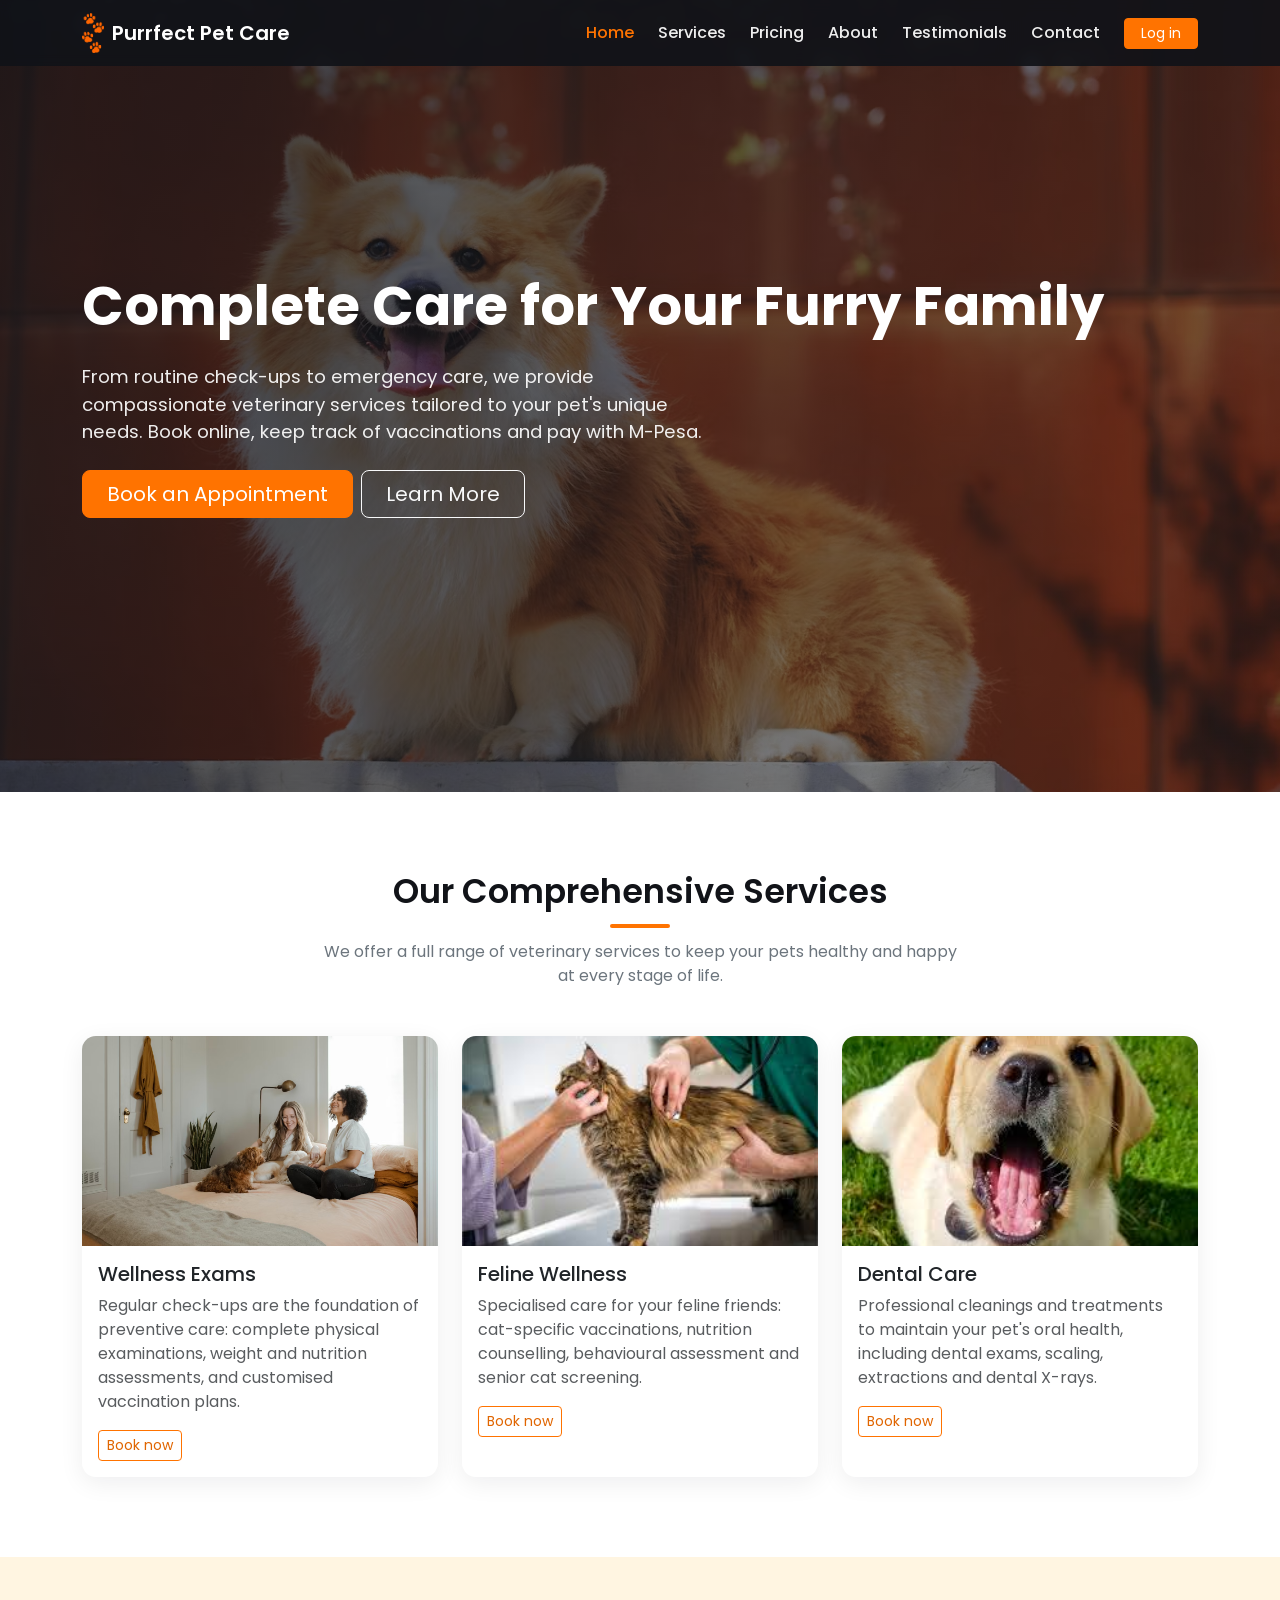
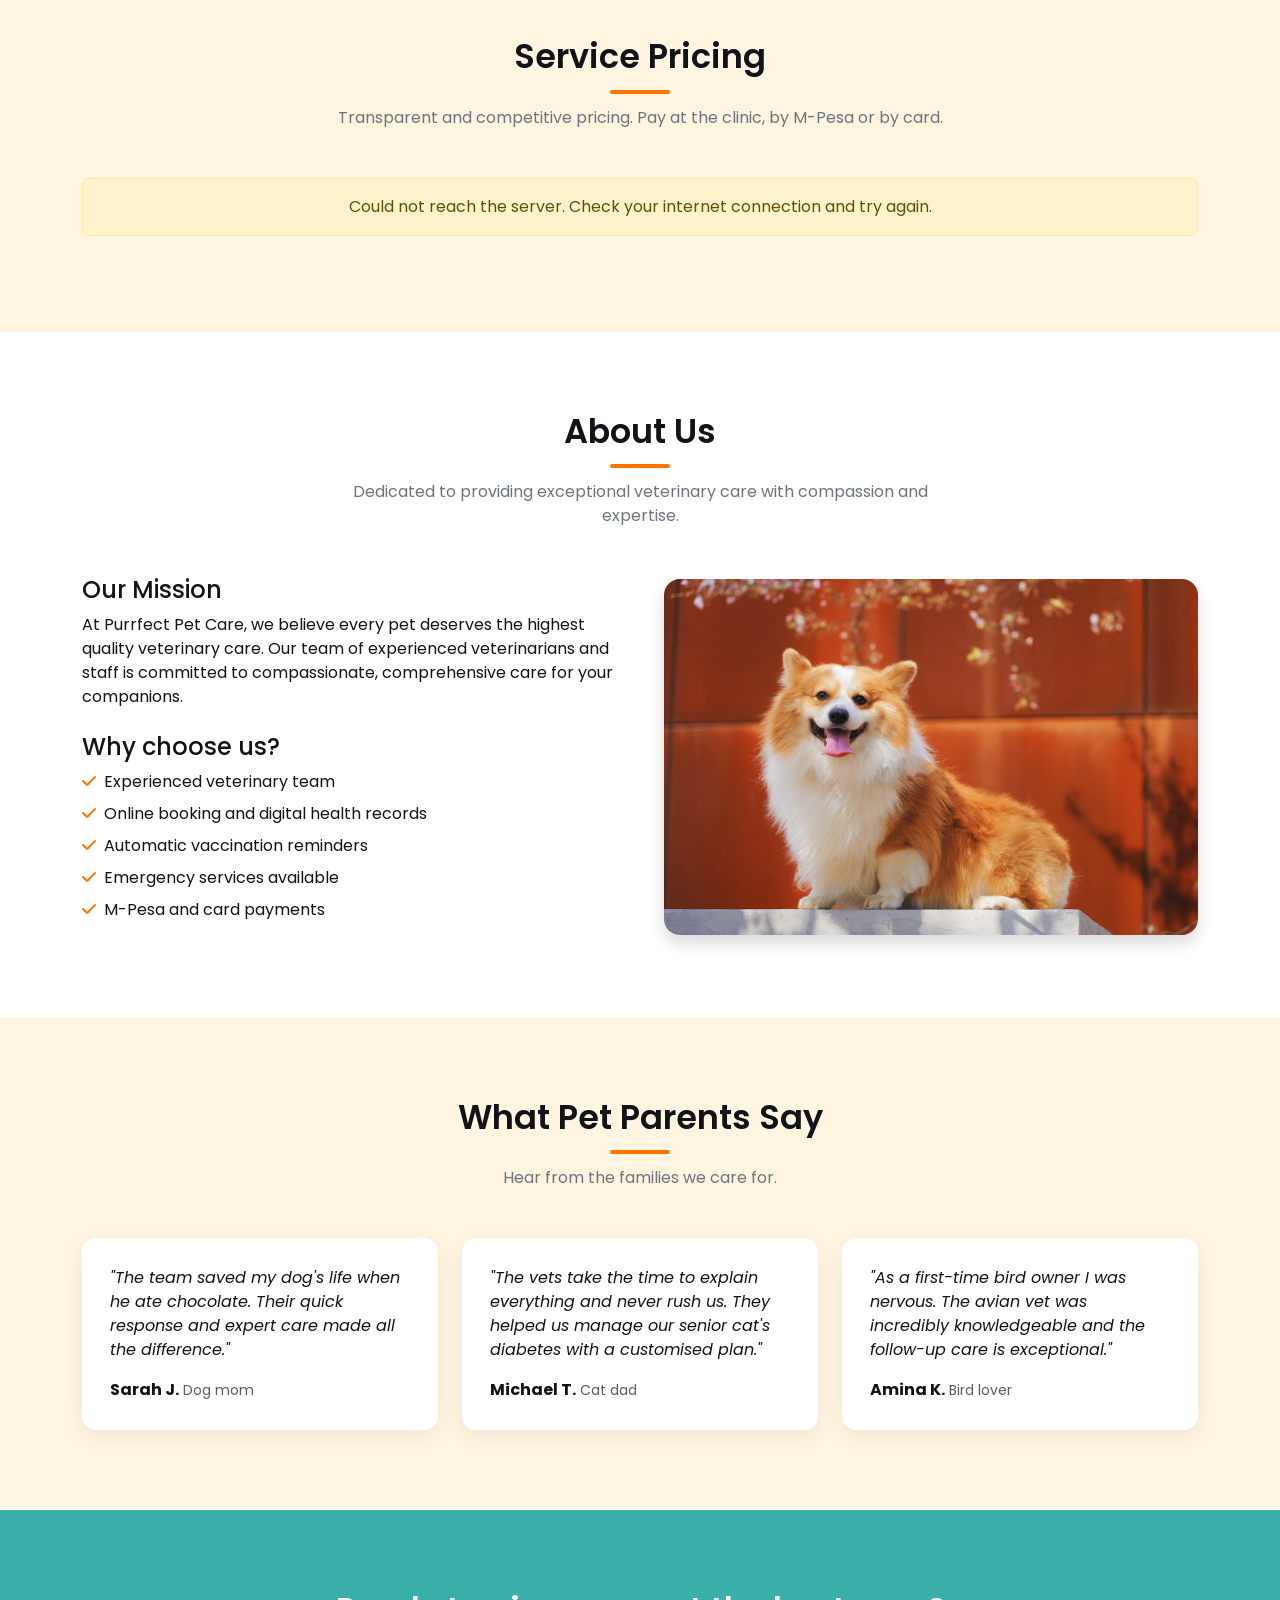
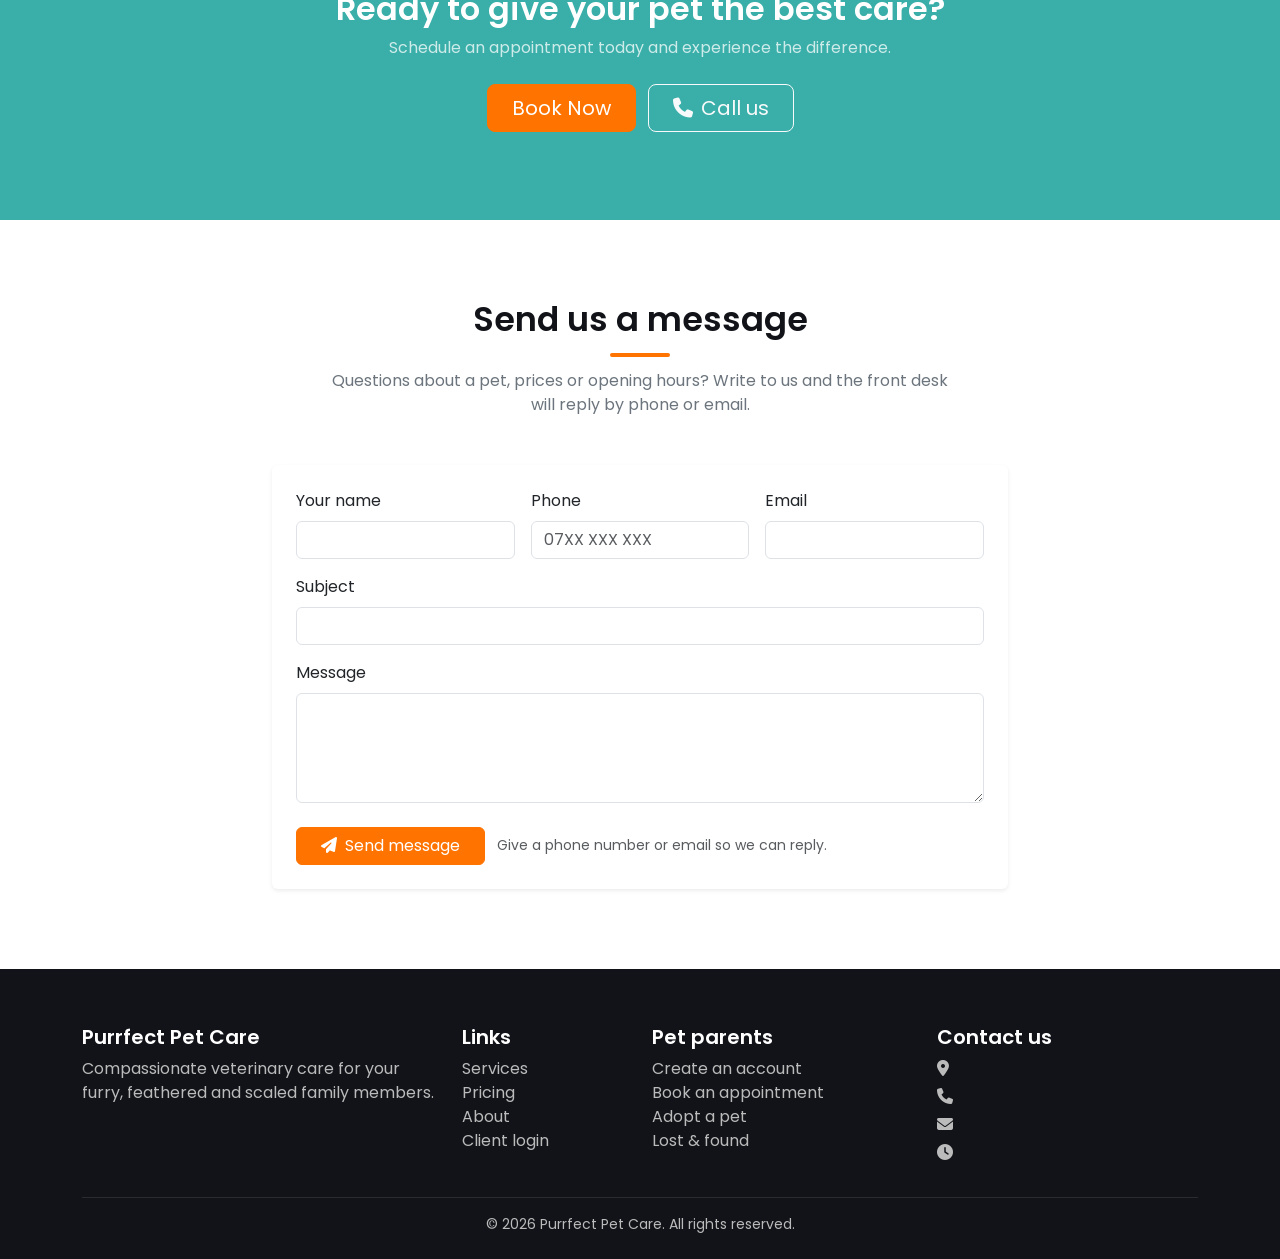
<file: index.html>
<!DOCTYPE html>
<html lang="en">
<head>
  <meta charset="UTF-8">
  <meta name="viewport" content="width=device-width, initial-scale=1.0">
  <title>Purrfect Pet Care | Veterinary Clinic in Nairobi</title>
  <meta name="description" content="Compassionate veterinary care in Nairobi: wellness exams, vaccinations, dental care and emergency services. Book online and manage your pet's health records.">
  <link rel="icon" type="image/png" href="assets/img/paw-favicon.png?v=1">
  <link rel="preconnect" href="https://fonts.googleapis.com">
  <link href="https://fonts.googleapis.com/css2?family=Poppins:wght@400;500;600;700&display=swap" rel="stylesheet">
  <link href="https://cdn.jsdelivr.net/npm/bootstrap@5.3.3/dist/css/bootstrap.min.css" rel="stylesheet">
  <link href="https://cdnjs.cloudflare.com/ajax/libs/font-awesome/6.5.2/css/all.min.css" rel="stylesheet">
  <link href="assets/css/app.css?v=6" rel="stylesheet">
</head>
<body data-bs-spy="scroll" data-bs-target="#siteNav" data-bs-offset="80">

  <nav class="navbar navbar-expand-lg navbar-dark site-nav fixed-top" id="siteNav">
    <div class="container">
      <a class="navbar-brand d-flex align-items-center gap-2" href="#home">
        <img src="assets/img/paws1.png" alt=""><span class="fw-semibold" data-clinic="name">Purrfect Pet Care</span>
      </a>
      <button class="navbar-toggler" type="button" data-bs-toggle="collapse" data-bs-target="#navLinks" aria-label="Toggle menu">
        <span class="navbar-toggler-icon"></span>
      </button>
      <div class="collapse navbar-collapse" id="navLinks">
        <ul class="navbar-nav ms-auto align-items-lg-center gap-lg-2">
          <li class="nav-item"><a class="nav-link" href="#home">Home</a></li>
          <li class="nav-item"><a class="nav-link" href="#services">Services</a></li>
          <li class="nav-item"><a class="nav-link" href="#pricing">Pricing</a></li>
          <li class="nav-item"><a class="nav-link" href="#about">About</a></li>
          <li class="nav-item"><a class="nav-link" href="#testimonials">Testimonials</a></li>
          <li class="nav-item"><a class="nav-link" href="#message">Contact</a></li>
          <li class="nav-item ms-lg-2" id="navAuth">
            <button class="btn btn-brand btn-sm px-3" data-auth="login">Log in</button>
          </li>
        </ul>
      </div>
    </div>
  </nav>

  <header class="hero" id="home">
    <div class="container">
      <h1>Complete Care for Your Furry Family</h1>
      <p class="my-4">From routine check-ups to emergency care, we provide compassionate veterinary services tailored to your pet's unique needs. Book online, keep track of vaccinations and pay with M-Pesa.</p>
      <div class="d-flex flex-wrap gap-2">
        <button class="btn btn-brand btn-lg px-4" data-book>Book an Appointment</button>
        <a href="#services" class="btn btn-outline-light btn-lg px-4">Learn More</a>
      </div>
    </div>
  </header>

  <section class="section" id="services">
    <div class="container">
      <div class="section-title">
        <h2>Our Comprehensive Services</h2>
        <p>We offer a full range of veterinary services to keep your pets healthy and happy at every stage of life.</p>
      </div>
      <div class="row g-4">
        <div class="col-md-4">
          <div class="card feature-card">
            <img src="assets/img/catwellness.avif" alt="Vet examining a pet" loading="lazy">
            <div class="card-body">
              <h3 class="h5">Wellness Exams</h3>
              <p class="text-muted">Regular check-ups are the foundation of preventive care: complete physical examinations, weight and nutrition assessments, and customised vaccination plans.</p>
              <button class="btn btn-outline-brand btn-sm" data-book="Wellness Exam">Book now</button>
            </div>
          </div>
        </div>
        <div class="col-md-4">
          <div class="card feature-card">
            <img src="assets/img/catwellness.jpeg" alt="Cat wellness check" loading="lazy">
            <div class="card-body">
              <h3 class="h5">Feline Wellness</h3>
              <p class="text-muted">Specialised care for your feline friends: cat-specific vaccinations, nutrition counselling, behavioural assessment and senior cat screening.</p>
              <button class="btn btn-outline-brand btn-sm" data-book="Feline Wellness">Book now</button>
            </div>
          </div>
        </div>
        <div class="col-md-4">
          <div class="card feature-card">
            <img src="assets/img/dental.jpeg" alt="Pet dental care" loading="lazy">
            <div class="card-body">
              <h3 class="h5">Dental Care</h3>
              <p class="text-muted">Professional cleanings and treatments to maintain your pet's oral health, including dental exams, scaling, extractions and dental X-rays.</p>
              <button class="btn btn-outline-brand btn-sm" data-book="Dental Care">Book now</button>
            </div>
          </div>
        </div>
      </div>
    </div>
  </section>

  <section class="section bg-cream" id="pricing">
    <div class="container">
      <div class="section-title">
        <h2>Service Pricing</h2>
        <p>Transparent and competitive pricing. Pay at the clinic, by M-Pesa or by card.</p>
      </div>
      <div class="row g-4 justify-content-center" id="priceList">
        <div class="col-12 text-center text-muted py-4"><span class="spinner-border spinner-border-sm"></span> Loading prices…</div>
      </div>
    </div>
  </section>

  <section class="section" id="about">
    <div class="container">
      <div class="section-title">
        <h2>About Us</h2>
        <p>Dedicated to providing exceptional veterinary care with compassion and expertise.</p>
      </div>
      <div class="row g-5 align-items-center">
        <div class="col-md-6">
          <h3 class="h4">Our Mission</h3>
          <p>At <span data-clinic="name">Purrfect Pet Care</span>, we believe every pet deserves the highest quality veterinary care. Our team of experienced veterinarians and staff is committed to compassionate, comprehensive care for your companions.</p>
          <h3 class="h4 mt-4">Why choose us?</h3>
          <ul class="list-unstyled">
            <li class="mb-2"><i class="fa-solid fa-check text-brand me-2"></i>Experienced veterinary team</li>
            <li class="mb-2"><i class="fa-solid fa-check text-brand me-2"></i>Online booking and digital health records</li>
            <li class="mb-2"><i class="fa-solid fa-check text-brand me-2"></i>Automatic vaccination reminders</li>
            <li class="mb-2"><i class="fa-solid fa-check text-brand me-2"></i>Emergency services available</li>
            <li class="mb-2"><i class="fa-solid fa-check text-brand me-2"></i>M-Pesa and card payments</li>
          </ul>
        </div>
        <div class="col-md-6">
          <img src="assets/img/dental.avif" alt="Our veterinary team at work" class="img-fluid rounded-4 shadow">
        </div>
      </div>
    </div>
  </section>

  <section class="section testimonials" id="testimonials">
    <div class="container">
      <div class="section-title">
        <h2>What Pet Parents Say</h2>
        <p>Hear from the families we care for.</p>
      </div>
      <div class="row g-4">
        <div class="col-md-4"><div class="testimonial"><p>"The team saved my dog's life when he ate chocolate. Their quick response and expert care made all the difference."</p><strong>Sarah J.</strong> <small class="text-muted">Dog mom</small></div></div>
        <div class="col-md-4"><div class="testimonial"><p>"The vets take the time to explain everything and never rush us. They helped us manage our senior cat's diabetes with a customised plan."</p><strong>Michael T.</strong> <small class="text-muted">Cat dad</small></div></div>
        <div class="col-md-4"><div class="testimonial"><p>"As a first-time bird owner I was nervous. The avian vet was incredibly knowledgeable and the follow-up care is exceptional."</p><strong>Amina K.</strong> <small class="text-muted">Bird lover</small></div></div>
      </div>
    </div>
  </section>

  <section class="section cta text-center">
    <div class="container">
      <h2>Ready to give your pet the best care?</h2>
      <p class="mb-4 opacity-75">Schedule an appointment today and experience the difference.</p>
      <button class="btn btn-brand btn-lg px-4 me-2 mb-2" data-book>Book Now</button>
      <a class="btn btn-outline-light btn-lg px-4 mb-2" data-clinic-tel href="#"><i class="fa-solid fa-phone me-2"></i>Call us</a>
    </div>
  </section>

  <section class="section" id="message">
    <div class="container">
      <div class="section-title">
        <h2>Send us a message</h2>
        <p>Questions about a pet, prices or opening hours? Write to us and the front desk will reply by phone or email.</p>
      </div>
      <div class="row justify-content-center">
        <div class="col-lg-8">
          <form id="contactForm" class="card p-4 shadow-sm border-0" novalidate>
            <div class="row g-3">
              <div class="col-md-4"><label class="form-label" for="cfName">Your name</label><input class="form-control" id="cfName" name="name" maxlength="120" required autocomplete="name"></div>
              <div class="col-md-4"><label class="form-label" for="cfPhone">Phone</label><input class="form-control" id="cfPhone" name="phone" type="tel" autocomplete="tel" placeholder="07XX XXX XXX"></div>
              <div class="col-md-4"><label class="form-label" for="cfEmail">Email</label><input class="form-control" id="cfEmail" name="email" type="email" autocomplete="email"></div>
              <div class="col-12"><label class="form-label" for="cfSubject">Subject</label><input class="form-control" id="cfSubject" name="subject" maxlength="150" required></div>
              <div class="col-12"><label class="form-label" for="cfMessage">Message</label><textarea class="form-control" id="cfMessage" name="message" rows="4" maxlength="3000" required></textarea></div>
              <div class="d-none" aria-hidden="true"><label>Leave empty <input name="website" tabindex="-1" autocomplete="off"></label></div>
              <div class="col-12"><div data-error class="small mb-2"></div><button class="btn btn-brand px-4" type="submit"><i class="fa-solid fa-paper-plane me-2"></i>Send message</button>
                <span class="small text-muted ms-2">Give a phone number or email so we can reply.</span></div>
            </div>
          </form>
        </div>
      </div>
    </div>
  </section>

  <footer class="site-footer" id="contact">
    <div class="container">
      <div class="row g-4">
        <div class="col-md-4">
          <h5 data-clinic="name">Purrfect Pet Care</h5>
          <p>Compassionate veterinary care for your furry, feathered and scaled family members.</p>
        </div>
        <div class="col-6 col-md-2">
          <h5>Links</h5>
          <ul class="list-unstyled">
            <li><a href="#services">Services</a></li>
            <li><a href="#pricing">Pricing</a></li>
            <li><a href="#about">About</a></li>
            <li><a href="#" data-auth="login">Client login</a></li>
          </ul>
        </div>
        <div class="col-6 col-md-3">
          <h5>Pet parents</h5>
          <ul class="list-unstyled">
            <li><a href="#" data-auth="register">Create an account</a></li>
            <li><a href="#" data-book>Book an appointment</a></li>
            <li><a href="app.html#adoption" data-needs-login>Adopt a pet</a></li>
            <li><a href="app.html#lostfound" data-needs-login>Lost &amp; found</a></li>
          </ul>
        </div>
        <div class="col-md-3">
          <h5>Contact us</h5>
          <ul class="list-unstyled">
            <li class="mb-1"><i class="fa-solid fa-location-dot me-2"></i><span data-clinic="address"></span></li>
            <li class="mb-1"><i class="fa-solid fa-phone me-2"></i><span data-clinic="phone"></span></li>
            <li class="mb-1"><i class="fa-solid fa-envelope me-2"></i><span data-clinic="email"></span></li>
            <li class="mb-1"><i class="fa-solid fa-clock me-2"></i><span data-clinic="hours"></span></li>
          </ul>
        </div>
      </div>
      <hr class="border-secondary">
      <p class="text-center small mb-0">&copy; <span id="year"></span> <span data-clinic="name">Purrfect Pet Care</span>. All rights reserved.</p>
    </div>
  </footer>

  <!-- Login / register / forgot password -->
  <div class="modal fade" id="authModal" tabindex="-1" aria-hidden="true">
    <div class="modal-dialog modal-dialog-centered">
      <div class="modal-content">
        <div class="modal-header border-0 pb-0">
          <ul class="nav auth-tabs" role="tablist">
            <li class="nav-item"><button class="nav-link active" data-bs-toggle="tab" data-bs-target="#tabLogin" type="button">Log in</button></li>
            <li class="nav-item"><button class="nav-link" data-bs-toggle="tab" data-bs-target="#tabRegister" type="button">Create account</button></li>
          </ul>
          <button type="button" class="btn-close" data-bs-dismiss="modal" aria-label="Close"></button>
        </div>
        <div class="modal-body pt-3">
          <div id="authNote" class="alert alert-info small d-none"></div>
          <div class="tab-content">
            <div class="tab-pane fade show active" id="tabLogin">
              <form id="loginForm" novalidate>
                <div class="mb-3"><label class="form-label">Email</label><input type="email" name="email" class="form-control" required autocomplete="email"></div>
                <div class="mb-2"><label class="form-label">Password</label><input type="password" name="password" class="form-control" required autocomplete="current-password"></div>
                <div class="text-end mb-3"><a href="#" class="small" data-bs-toggle="tab" data-bs-target="#tabForgot">Forgot password?</a></div>
                <div class="text-danger small mb-2" data-error></div>
                <button class="btn btn-brand w-100" type="submit">Log in</button>
              </form>
            </div>
            <div class="tab-pane fade" id="tabRegister">
              <form id="registerForm" novalidate>
                <div class="mb-3">
                  <label class="form-label">I am a…</label>
                  <select name="role" class="form-select" id="regRole">
                    <option value="owner" selected>Pet parent</option>
                    <option value="vet">Veterinarian</option>
                    <option value="reception">Receptionist</option>
                    <option value="assistant">Vet assistant</option>
                    <option value="admin">Clinic administrator</option>
                  </select>
                  <div class="form-text d-none" id="regRoleNote">Staff accounts are activated after a clinic administrator approves them.</div>
                </div>
                <div class="mb-3 d-none" id="regSpecWrap"><label class="form-label">Specialisation (optional)</label><input name="specialization" class="form-control" placeholder="e.g. Small animals, avian, surgery"></div>
                <div class="mb-3"><label class="form-label">Full name</label><input name="name" class="form-control" required autocomplete="name"></div>
                <div class="row g-2 mb-3">
                  <div class="col-sm-6"><label class="form-label">Email</label><input type="email" name="email" class="form-control" required autocomplete="email"></div>
                  <div class="col-sm-6"><label class="form-label">Phone (M-Pesa)</label><input name="phone" class="form-control" placeholder="0712 345 678" autocomplete="tel"></div>
                </div>
                <div class="row g-2 mb-3">
                  <div class="col-sm-6"><label class="form-label">Password</label><input type="password" name="password" class="form-control" required minlength="8" autocomplete="new-password"></div>
                  <div class="col-sm-6"><label class="form-label">Confirm password</label><input type="password" name="password2" class="form-control" required autocomplete="new-password"></div>
                </div>
                <div class="form-text mb-3">At least 8 characters, with letters and numbers.</div>
                <div class="text-danger small mb-2" data-error></div>
                <button class="btn btn-brand w-100" type="submit">Create account</button>
              </form>
            </div>
            <div class="tab-pane fade" id="tabForgot">
              <form id="forgotForm" novalidate>
                <p class="small text-muted">Enter your email and we'll send you a link to reset your password.</p>
                <div class="mb-3"><label class="form-label">Email</label><input type="email" name="email" class="form-control" required></div>
                <div class="small mb-2" data-error></div>
                <button class="btn btn-brand w-100" type="submit">Send reset link</button>
                <div class="text-center mt-3"><a href="#" class="small" data-bs-toggle="tab" data-bs-target="#tabLogin">Back to log in</a></div>
              </form>
            </div>
          </div>
        </div>
      </div>
    </div>
  </div>

  <script src="https://cdn.jsdelivr.net/npm/bootstrap@5.3.3/dist/js/bootstrap.bundle.min.js"></script>
  <script src="assets/js/common.js?v=6"></script>
  <script src="assets/js/site.js?v=6"></script>
</body>
</html>
</file>
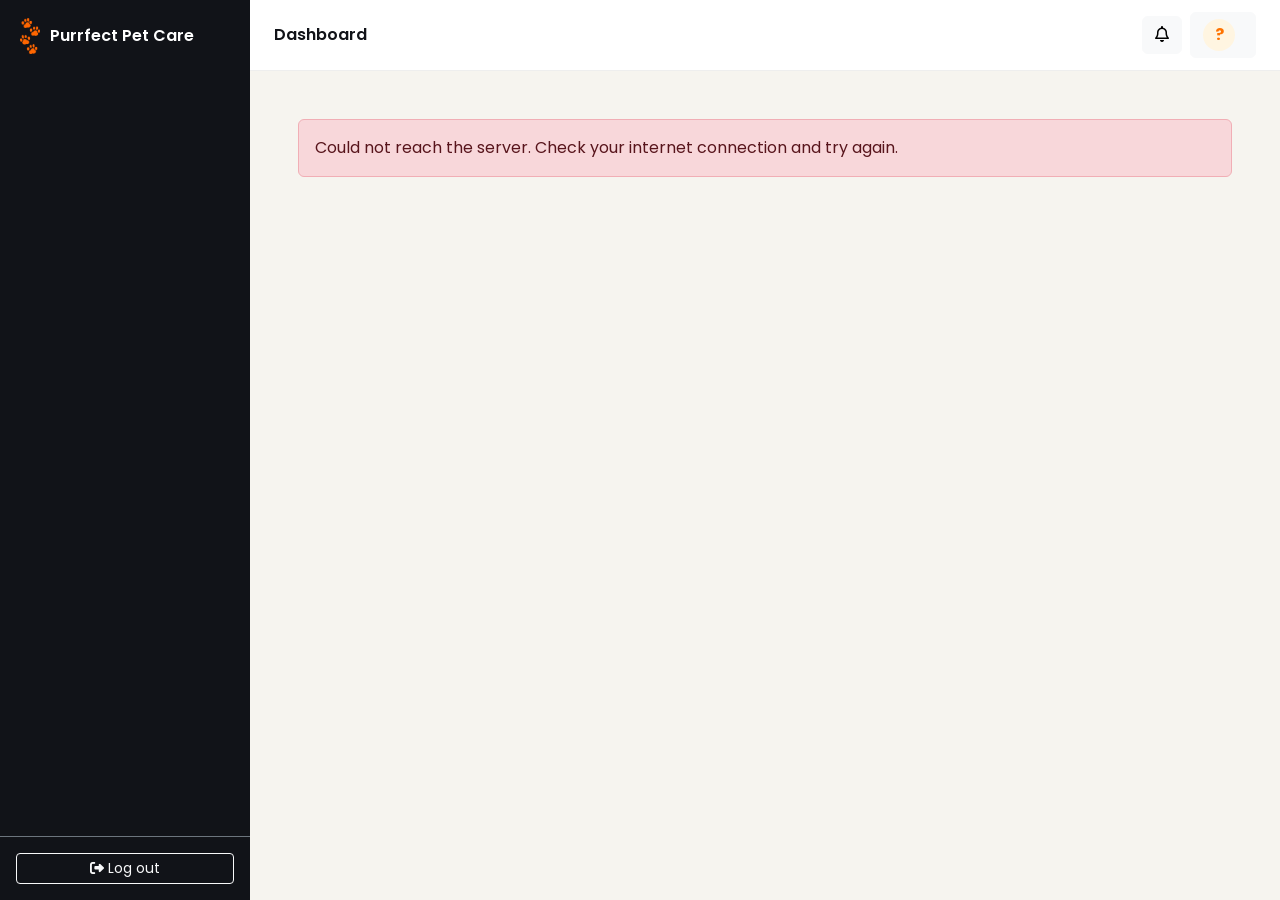
<file: app.html>
<!DOCTYPE html>
<html lang="en">
<head>
  <meta charset="UTF-8">
  <meta name="viewport" content="width=device-width, initial-scale=1.0">
  <title>Dashboard | Purrfect Pet Care</title>
  <link rel="icon" type="image/png" href="assets/img/paw-favicon.png?v=1">
  <link rel="preconnect" href="https://fonts.googleapis.com">
  <link href="https://fonts.googleapis.com/css2?family=Poppins:wght@400;500;600;700&display=swap" rel="stylesheet">
  <link href="https://cdn.jsdelivr.net/npm/bootstrap@5.3.3/dist/css/bootstrap.min.css" rel="stylesheet">
  <link href="https://cdnjs.cloudflare.com/ajax/libs/font-awesome/6.5.2/css/all.min.css" rel="stylesheet">
  <link href="assets/css/app.css?v=6" rel="stylesheet">
</head>
<body class="app-body">

  <aside class="sidebar" id="sidebar">
    <a class="brand" href="index.html"><img src="assets/img/paws1.png" alt=""><span id="brandName">Purrfect Pet Care</span></a>
    <nav id="sideNav" aria-label="Dashboard"></nav>
    <div class="p-3 border-top border-secondary">
      <button class="btn btn-sm btn-outline-light w-100" id="logoutBtn"><i class="fa-solid fa-right-from-bracket me-1"></i>Log out</button>
    </div>
  </aside>
  <div class="backdrop" id="backdrop"></div>

  <div class="main">
    <div class="topbar d-flex align-items-center gap-3">
      <button class="btn btn-light d-lg-none" id="menuBtn" aria-label="Open menu"><i class="fa-solid fa-bars"></i></button>
      <div class="fw-semibold d-none d-sm-block" id="topTitle">Dashboard</div>
      <div class="ms-auto d-flex align-items-center gap-2">
        <div class="dropdown">
          <button class="btn btn-light position-relative" data-bs-toggle="dropdown" data-bs-auto-close="outside" id="notifBtn" aria-label="Notifications">
            <i class="fa-regular fa-bell"></i>
            <span class="position-absolute top-0 start-100 translate-middle badge rounded-pill bg-danger d-none" id="notifCount">0</span>
          </button>
          <div class="dropdown-menu dropdown-menu-end p-0 notif-menu shadow">
            <div class="d-flex justify-content-between align-items-center px-3 py-2 border-bottom">
              <strong>Notifications</strong><button class="btn btn-link btn-sm p-0" id="markAllRead">Mark all read</button>
            </div>
            <div id="notifList"><div class="p-3 text-muted small">Loading…</div></div>
          </div>
        </div>
        <div class="dropdown">
          <button class="btn btn-light d-flex align-items-center gap-2" data-bs-toggle="dropdown">
            <span class="rounded-circle bg-cream d-grid text-brand fw-bold" style="width:32px;height:32px;place-items:center" id="userInitial">?</span>
            <span class="d-none d-md-inline text-start lh-sm"><span id="userName" class="d-block small fw-semibold"></span><span id="userRole" class="d-block text-muted" style="font-size:.72rem"></span></span>
          </button>
          <ul class="dropdown-menu dropdown-menu-end">
            <li><a class="dropdown-item" href="#profile"><i class="fa-regular fa-user me-2"></i>My profile</a></li>
            <li><a class="dropdown-item" href="index.html"><i class="fa-solid fa-globe me-2"></i>Website</a></li>
            <li><hr class="dropdown-divider"></li>
            <li><button class="dropdown-item text-danger" data-logout><i class="fa-solid fa-right-from-bracket me-2"></i>Log out</button></li>
          </ul>
        </div>
      </div>
    </div>
    <div id="modeBanner"></div>
    <main class="content" id="view" tabindex="-1">
      <div class="text-center text-muted py-5"><span class="spinner-border"></span></div>
    </main>
  </div>

  <!-- Reusable modals -->
  <div class="modal fade" id="formModal" tabindex="-1" aria-hidden="true">
    <div class="modal-dialog modal-dialog-centered modal-dialog-scrollable modal-lg">
      <form class="modal-content" novalidate>
        <div class="modal-header"><h5 class="modal-title"></h5><button type="button" class="btn-close" data-bs-dismiss="modal" aria-label="Close"></button></div>
        <div class="modal-body"></div>
        <div class="modal-footer">
          <div class="text-danger small me-auto" data-error></div>
          <button type="button" class="btn btn-light" data-bs-dismiss="modal">Cancel</button>
          <button type="submit" class="btn btn-brand" data-submit>Save</button>
        </div>
      </form>
    </div>
  </div>

  <div class="modal fade" id="viewModal" tabindex="-1" aria-hidden="true">
    <div class="modal-dialog modal-dialog-centered modal-dialog-scrollable modal-lg">
      <div class="modal-content">
        <div class="modal-header"><h5 class="modal-title"></h5><button type="button" class="btn-close" data-bs-dismiss="modal" aria-label="Close"></button></div>
        <div class="modal-body"></div>
      </div>
    </div>
  </div>

  <div class="modal fade" id="confirmModal" tabindex="-1" aria-hidden="true">
    <div class="modal-dialog modal-dialog-centered modal-sm">
      <div class="modal-content">
        <div class="modal-body pt-4"><p class="mb-0" data-message></p></div>
        <div class="modal-footer border-0">
          <button type="button" class="btn btn-light" data-bs-dismiss="modal">No</button>
          <button type="button" class="btn btn-danger" data-ok>Yes</button>
        </div>
      </div>
    </div>
  </div>

  <script src="https://cdn.jsdelivr.net/npm/bootstrap@5.3.3/dist/js/bootstrap.bundle.min.js"></script>
  <script src="assets/js/common.js?v=6"></script>
  <script src="assets/js/app.js?v=6"></script>
  <script src="assets/js/app2.js?v=6"></script>
</body>
</html>
</file>
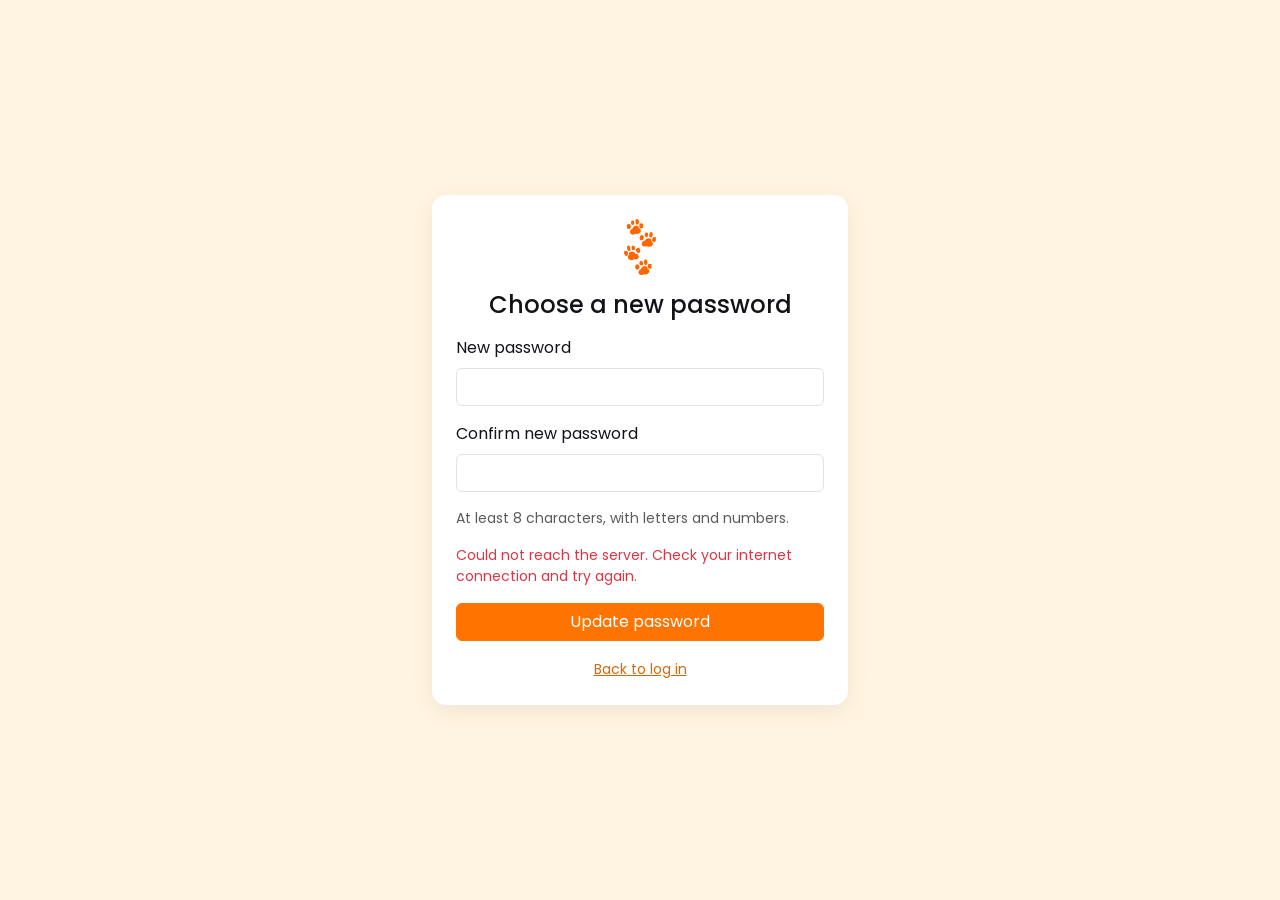
<file: reset-password.html>
<!DOCTYPE html>
<html lang="en">
<head>
  <meta charset="UTF-8">
  <meta name="viewport" content="width=device-width, initial-scale=1.0">
  <title>Reset password | Purrfect Pet Care</title>
  <link rel="icon" type="image/png" href="assets/img/paw-favicon.png?v=1">
  <link href="https://fonts.googleapis.com/css2?family=Poppins:wght@400;500;600;700&display=swap" rel="stylesheet">
  <link href="https://cdn.jsdelivr.net/npm/bootstrap@5.3.3/dist/css/bootstrap.min.css" rel="stylesheet">
  <link href="assets/css/app.css?v=3" rel="stylesheet">
</head>
<body class="bg-cream d-flex align-items-center" style="min-height:100vh">
  <div class="container" style="max-width:440px">
    <div class="card-x p-4">
      <div class="text-center mb-3"><img src="assets/img/paws1.png" alt="" height="56"></div>
      <h1 class="h4 text-center mb-3">Choose a new password</h1>
      <form id="resetForm" novalidate>
        <div class="mb-3"><label class="form-label">New password</label><input type="password" name="password" class="form-control" required minlength="8" autocomplete="new-password"></div>
        <div class="mb-3"><label class="form-label">Confirm new password</label><input type="password" name="password2" class="form-control" required autocomplete="new-password"></div>
        <div class="form-text mb-3">At least 8 characters, with letters and numbers.</div>
        <div id="msg" class="small mb-3"></div>
        <button class="btn btn-brand w-100" type="submit">Update password</button>
      </form>
      <div class="text-center mt-3"><a href="index.html?login=1" class="small">Back to log in</a></div>
    </div>
  </div>
  <script src="https://cdn.jsdelivr.net/npm/bootstrap@5.3.3/dist/js/bootstrap.bundle.min.js"></script>
  <script src="assets/js/common.js?v=3"></script>
  <script>
    const token = new URLSearchParams(location.search).get('token') || '';
    const msg = document.getElementById('msg');
    const show = (t, ok) => { msg.textContent = t; msg.className = 'small mb-3 ' + (ok ? 'text-success' : 'text-danger'); };
    if (!token) show('This link is incomplete. Please use the link from your email.');
    loadSession().catch(e => show(e.message));
    document.getElementById('resetForm').addEventListener('submit', async e => {
      e.preventDefault();
      const d = formData(e.target);
      if (d.password !== d.password2) return show('Passwords do not match.');
      await withBusy(e.target.querySelector('button'), async () => {
        try {
          const r = await api('reset_password', { token, password: d.password });
          show(r.message + ' Redirecting…', true);
          setTimeout(() => { location.href = 'index.html?login=1'; }, 1800);
        } catch (err) { show(err.message); }
      });
    });
  </script>
</body>
</html>
</file>
<file: assets/css/app.css>
/* Purrfect Pet Care - shared styles */
:root {
  --orange: #FF7300;
  --orange-dark: #E06500;
  --teal: #3AAFA9;
  --teal-dark: #2B8A85;
  --cream: #FFF5E1;
  --charcoal: #111318;
  --muted: #6c757d;
  --radius: 14px;
  --shadow: 0 6px 24px rgba(17, 19, 24, .07);
  --bs-primary: #FF7300;
  --bs-primary-rgb: 255, 115, 0;
  --bs-link-color: #E06500;
  --bs-link-hover-color: #b85300;
}

body { font-family: 'Poppins', system-ui, -apple-system, 'Segoe UI', sans-serif; color: var(--charcoal); }
h1, h2, h3, h4, h5 { font-weight: 600; }
a { color: var(--orange-dark); }

/* Buttons */
.btn-brand { background: var(--orange); border-color: var(--orange); color: #fff; }
.btn-brand:hover, .btn-brand:focus { background: var(--orange-dark); border-color: var(--orange-dark); color: #fff; }
.btn-teal { background: var(--teal); border-color: var(--teal); color: #fff; }
.btn-teal:hover, .btn-teal:focus { background: var(--teal-dark); border-color: var(--teal-dark); color: #fff; }
.btn-outline-brand { border-color: var(--orange); color: var(--orange-dark); }
.btn-outline-brand:hover { background: var(--orange); color: #fff; }
.btn-primary { --bs-btn-bg: var(--orange); --bs-btn-border-color: var(--orange); --bs-btn-hover-bg: var(--orange-dark); --bs-btn-hover-border-color: var(--orange-dark); --bs-btn-active-bg: var(--orange-dark); }
.form-control:focus, .form-select:focus { border-color: var(--orange); box-shadow: 0 0 0 .2rem rgba(255, 115, 0, .2); }
.form-check-input:checked { background-color: var(--orange); border-color: var(--orange); }
.text-brand { color: var(--orange) !important; }
.text-teal { color: var(--teal) !important; }
.bg-cream { background: var(--cream) !important; }

/* ===================== Landing page ===================== */
.site-nav { background: rgba(17, 19, 24, .92); backdrop-filter: blur(6px); }
.site-nav .navbar-brand img { height: 40px; }
.site-nav .nav-link { color: #eee; font-weight: 500; }
.site-nav .nav-link:hover, .site-nav .nav-link.active { color: var(--orange); }
.hero {
  min-height: 88vh; display: flex; align-items: center; color: #fff;
  background: linear-gradient(120deg, rgba(17, 19, 24, .82), rgba(17, 19, 24, .45)), url('../img/dental.avif') center/cover no-repeat;
}
.hero h1 { font-size: clamp(2rem, 5vw, 3.4rem); font-weight: 700; }
.hero p { font-size: 1.15rem; max-width: 620px; opacity: .92; }
.section { padding: 80px 0; }
.section-title { text-align: center; margin-bottom: 48px; }
.section-title h2 { font-size: 2.1rem; }
.section-title h2::after { content: ''; display: block; width: 60px; height: 4px; background: var(--orange); margin: 12px auto 0; border-radius: 2px; }
.section-title p { color: var(--muted); max-width: 640px; margin: 12px auto 0; }
.feature-card { border: 0; border-radius: var(--radius); overflow: hidden; box-shadow: var(--shadow); height: 100%; transition: transform .2s; }
.feature-card:hover { transform: translateY(-4px); }
.feature-card img { height: 210px; object-fit: cover; width: 100%; }
.price-card { border: 0; border-radius: var(--radius); box-shadow: var(--shadow); height: 100%; transition: transform .2s; }
.price-card:hover { transform: translateY(-4px); }
.price-card .price { font-size: 1.8rem; font-weight: 700; color: var(--orange); }
.testimonials { background: var(--cream); }
.testimonial { background: #fff; border-radius: var(--radius); padding: 28px; box-shadow: var(--shadow); height: 100%; }
.testimonial p { font-style: italic; }
.cta { background: var(--teal); color: #fff; }
.site-footer { background: var(--charcoal); color: #bbb; padding: 56px 0 24px; }
.site-footer h5 { color: #fff; }
.site-footer a { color: #bbb; text-decoration: none; }
.site-footer a:hover { color: var(--orange); }
.auth-tabs .nav-link { color: var(--charcoal); }
.auth-tabs .nav-link.active { color: var(--orange); border-bottom: 3px solid var(--orange); background: none; }

/* ===================== Dashboard ===================== */
.app-body { background: #f6f4ef; }
.sidebar {
  width: 250px; background: var(--charcoal); color: #ccc; position: fixed; top: 0; bottom: 0; left: 0;
  display: flex; flex-direction: column; z-index: 1040; transition: transform .25s;
}
.sidebar .brand { display: flex; align-items: center; gap: 10px; padding: 18px 20px; color: #fff; text-decoration: none; font-weight: 600; }
.sidebar .brand img { height: 36px; }
.sidebar nav { overflow-y: auto; flex: 1; padding: 8px 10px 20px; }
.sidebar .nav-link { color: #c9c9c9; border-radius: 10px; padding: 10px 14px; display: flex; align-items: center; gap: 12px; margin-bottom: 2px; }
.sidebar .nav-link i { width: 20px; text-align: center; }
.sidebar .nav-link:hover { background: rgba(255, 255, 255, .06); color: #fff; }
.sidebar .nav-link.active { background: var(--orange); color: #fff; }
.sidebar .nav-section { font-size: .7rem; text-transform: uppercase; letter-spacing: .08em; color: #777; padding: 14px 14px 6px; }
.main { margin-left: 250px; min-height: 100vh; }
.topbar { background: #fff; border-bottom: 1px solid #eee; padding: 12px 24px; position: sticky; top: 0; z-index: 1030; }
.content { padding: 24px; }
.backdrop { display: none; }
@media (max-width: 991.98px) {
  .sidebar { transform: translateX(-100%); }
  .sidebar.open { transform: none; }
  .main { margin-left: 0; }
  .backdrop.show { display: block; position: fixed; inset: 0; background: rgba(0, 0, 0, .4); z-index: 1035; }
  .content { padding: 16px; }
}
.card-x { background: #fff; border-radius: var(--radius); box-shadow: var(--shadow); border: 0; }
.stat { padding: 20px; display: flex; align-items: center; gap: 16px; height: 100%; }
.stat .icon { width: 52px; height: 52px; border-radius: 12px; display: grid; place-items: center; font-size: 1.35rem; flex-shrink: 0; }
.stat .value { font-size: 1.6rem; font-weight: 700; line-height: 1.1; }
.stat .label { color: var(--muted); font-size: .85rem; }
.i-orange { background: rgba(255, 115, 0, .12); color: var(--orange); }
.i-teal { background: rgba(58, 175, 169, .14); color: var(--teal-dark); }
.i-blue { background: rgba(13, 110, 253, .1); color: #0d6efd; }
.i-red { background: rgba(220, 53, 69, .1); color: #dc3545; }
.i-purple { background: rgba(111, 66, 193, .1); color: #6f42c1; }
.page-head { display: flex; flex-wrap: wrap; gap: 12px; align-items: center; justify-content: space-between; margin-bottom: 20px; }
.page-head h1 { font-size: 1.5rem; margin: 0; }
.table > :not(caption) > * > * { padding: .75rem .75rem; vertical-align: middle; }
.table thead th { font-size: .78rem; text-transform: uppercase; letter-spacing: .04em; color: var(--muted); font-weight: 600; background: #fafafa; }
.pet-card { padding: 20px; height: 100%; display: flex; flex-direction: column; }
.pet-avatar { width: 64px; height: 64px; border-radius: 50%; background: var(--cream); display: grid; place-items: center; overflow: hidden; flex-shrink: 0; }
.pet-avatar img { width: 44px; height: 44px; object-fit: contain; }
.pet-avatar i { font-size: 1.6rem; color: var(--orange); }
.empty { text-align: center; padding: 48px 16px; color: var(--muted); }
.empty i { font-size: 2.4rem; color: #d6d0c4; display: block; margin-bottom: 12px; }
.status { font-size: .74rem; font-weight: 600; padding: .35em .7em; border-radius: 20px; text-transform: capitalize; white-space: nowrap; }
.s-pending, .s-due_soon, .s-open { background: #fff3cd; color: #8a6100; }
.s-confirmed, .s-available, .s-approved, .s-up_to_date, .s-active { background: #d1f2eb; color: #146c5f; }
.s-in_progress { background: #cfe2ff; color: #084298; }
.s-checked_in { background: #ffe5d0; color: #8a3b00; }
.s-completed, .s-resolved, .s-adopted, .s-complete { background: #e2e3e5; color: #41464b; }
.s-cancelled, .s-rejected, .s-failed, .s-overdue, .s-inactive, .s-no_show, .s-deceased { background: #f8d7da; color: #842029; }
.s-archived { background: #eee; color: #666; }
.notif-menu { width: 340px; max-height: 420px; overflow-y: auto; }
.notif-item.unread { background: #fff8f0; }
.notif-item small { color: var(--muted); }
.slot-grid { display: grid; grid-template-columns: repeat(auto-fill, minmax(72px, 1fr)); gap: 6px; }
.slot-grid .btn { font-size: .85rem; padding: .35rem 0; }
.bar-chart { display: flex; align-items: flex-end; gap: 8px; height: 200px; padding-top: 10px; }
.bar-chart .bar { flex: 1; background: linear-gradient(180deg, var(--orange), #ffb070); border-radius: 6px 6px 0 0; min-height: 2px; position: relative; }
.bar-chart .bar span { position: absolute; top: -20px; left: 50%; transform: translateX(-50%); font-size: .7rem; white-space: nowrap; color: var(--muted); }
.bar-labels { display: flex; gap: 8px; }
.bar-labels div { flex: 1; text-align: center; font-size: .72rem; color: var(--muted); }
.reply { border-left: 3px solid var(--teal); padding-left: 12px; margin-bottom: 14px; }
.toast-container { z-index: 2000; }
.demo-banner { background: #fff3cd; color: #664d03; font-size: .85rem; }
.nav-pills .nav-link.active { background: var(--orange); }
.nav-pills .nav-link { color: var(--charcoal); }
.pay-option { cursor: pointer; border: 2px solid #eee; border-radius: 12px; padding: 14px; }
.pay-option.active { border-color: var(--orange); background: #fff8f0; }
.spinner-ring { width: 56px; height: 56px; border: 5px solid #eee; border-top-color: var(--orange); border-radius: 50%; animation: spin 1s linear infinite; margin: 0 auto; }
@keyframes spin { to { transform: rotate(360deg); } }
h1, h2, h3, h4, h5, h6, .h1, .h2, .h3, .h4, .h5, .h6 { color: inherit; }
@media (max-width: 575.98px) {
  .stat { padding: 14px; gap: 10px; }
  .stat .icon { width: 38px; height: 38px; font-size: 1rem; }
  .stat .value { font-size: 1.15rem; }
  .page-head h1 { font-size: 1.25rem; }
}
section[id], footer[id] { scroll-margin-top: 70px; }

.pet-avatar.has-photo img { width: 100%; height: 100%; object-fit: cover; }
.photo-card-img { width: 100%; height: 180px; object-fit: cover; border-radius: 10px; margin-bottom: 10px; background: var(--cream); }
.pet-hero-photo { width: 120px; height: 120px; border-radius: 16px; object-fit: cover; }
.sched-row { display: grid; grid-template-columns: 120px 90px 1fr; gap: 10px; align-items: center; padding: 8px 0; border-bottom: 1px solid #f0ece4; }
.sched-row input[type=time] { max-width: 130px; }
.inv-table td, .inv-table th { padding: .5rem .6rem; }
.dispense-row { display: grid; grid-template-columns: 1fr 90px 1fr 36px; gap: 8px; margin-bottom: 8px; }
@media (max-width: 575.98px) { .dispense-row { grid-template-columns: 1fr 80px; } .sched-row { grid-template-columns: 1fr 1fr; } }

/* Marks sample records added by "Load demo data" */
.badge-demo { display: inline-block; padding: .1rem .45rem; border-radius: 999px; font-size: .7rem; font-weight: 600; letter-spacing: .02em; vertical-align: middle; background: #fff3cd; color: #6b4e00; border: 1px solid #f0d58a; }

/* ---- Phase 1: alerts, calendar, quick actions, charts ---- */
.pet-alert { background: #fdecea; border: 1px solid #f5c2c0; color: #7a1f1a; border-radius: .6rem; padding: .5rem .75rem; font-size: .85rem; margin-bottom: .75rem; }
.pet-alert > div + div { margin-top: .15rem; }
.pet-alert-dot { color: #c0392b; margin-left: .25rem; font-size: .8rem; cursor: help; }
.form-section-title { font-weight: 600; font-size: .85rem; color: #7a1f1a; border-top: 1px solid var(--bs-border-color); padding-top: .75rem; }
.quick-bar { display: flex; flex-wrap: wrap; gap: .5rem; }
.cal-wrap { overflow: hidden; }
.cal-chip { display: block; width: 100%; text-align: left; border: 0; border-left: 4px solid #999; background: #f6f6f6; border-radius: .4rem; padding: .25rem .4rem; margin: .2rem 0; font-size: .78rem; line-height: 1.25; color: #210606; }
.cal-chip:hover { filter: brightness(.95); }
.cal-chip .cal-time { font-weight: 700; }
.cal-chip .cal-svc { display: block; color: #555; font-size: .72rem; white-space: nowrap; overflow: hidden; text-overflow: ellipsis; }
.cal-chip.st-pending { border-style: dashed; opacity: .85; }
.cal-chip.st-completed { opacity: .6; }
.cal-chip.st-checked_in, .cal-chip.st-in_progress { box-shadow: 0 0 0 2px #E0620D inset; }
.cal-chip.st-no_show { text-decoration: line-through; opacity: .5; }
.cat-consultation { border-left-color: #E0620D !important; } .cal-dot.cat-consultation, .hbar-fill.cat-consultation { background: #E0620D; }
.cat-vaccination { border-left-color: #1b9e77 !important; } .cal-dot.cat-vaccination, .hbar-fill.cat-vaccination { background: #1b9e77; }
.cat-checkup { border-left-color: #3b82c4 !important; } .cal-dot.cat-checkup, .hbar-fill.cat-checkup { background: #3b82c4; }
.cat-dental { border-left-color: #7b5ea7 !important; } .cal-dot.cat-dental, .hbar-fill.cat-dental { background: #7b5ea7; }
.cat-surgery { border-left-color: #c0392b !important; } .cal-dot.cat-surgery, .hbar-fill.cat-surgery { background: #c0392b; }
.cat-grooming { border-left-color: #d4a017 !important; } .cal-dot.cat-grooming, .hbar-fill.cat-grooming { background: #d4a017; }
.cat-emergency { border-left-color: #210606 !important; } .cal-dot.cat-emergency, .hbar-fill.cat-emergency { background: #210606; }
.cat-other { border-left-color: #999 !important; } .cal-dot.cat-other, .hbar-fill.cat-other { background: #999; }
.cal-dot { display: inline-block; width: .7rem; height: .7rem; border-radius: 50%; margin-right: .35rem; vertical-align: -1px; }
.cal-legend { display: flex; flex-wrap: wrap; gap: .9rem; }
.cal-day { table-layout: fixed; min-width: 640px; }
.cal-day th, .cal-day td { border-color: #eee; vertical-align: top; padding: .25rem; }
.cal-day .cal-tcol { width: 64px; color: #888; font-weight: 500; font-size: .8rem; }
.cal-week { display: grid; grid-template-columns: repeat(7, minmax(0, 1fr)); }
.cal-col { border-right: 1px solid #eee; padding: .4rem; min-height: 260px; }
.cal-col:last-child { border-right: 0; }
.cal-col.today { background: #fff7f1; }
.cal-col.closed { background: repeating-linear-gradient(45deg, #fafafa, #fafafa 6px, #f3f3f3 6px, #f3f3f3 12px); }
.cal-head { display: flex; justify-content: space-between; font-weight: 600; font-size: .85rem; color: #210606; text-decoration: none; margin-bottom: .3rem; }
.cal-count { background: #E0620D; color: #fff; border-radius: 999px; font-size: .7rem; padding: 0 .4rem; }
.cal-month { display: grid; grid-template-columns: repeat(7, minmax(0, 1fr)); }
.cal-mhead { font-size: .75rem; font-weight: 600; text-align: center; padding: .4rem; border-bottom: 1px solid #eee; }
.cal-cell { min-height: 110px; border-right: 1px solid #eee; border-bottom: 1px solid #eee; padding: .3rem; }
.cal-cell:nth-child(7n) { border-right: 0; }
.cal-cell.other { background: #fafafa; color: #aaa; }
.cal-cell.today { background: #fff7f1; }
.cal-date { font-weight: 600; font-size: .8rem; color: inherit; text-decoration: none; }
@media (max-width: 767.98px) {
  .cal-week { grid-template-columns: 1fr; }
  .cal-col { border-right: 0; border-bottom: 1px solid #eee; min-height: 0; }
  .cal-cell { min-height: 70px; }
  .cal-month .cal-chip .cal-svc { display: none; }
}
.hbar { display: grid; grid-template-columns: 130px 1fr 40px; align-items: center; gap: .5rem; margin: .35rem 0; font-size: .85rem; }
.hbar-track { background: #f1f1f1; border-radius: 999px; height: .7rem; overflow: hidden; }
.hbar-fill { display: block; height: 100%; border-radius: 999px; }
.hbar-val { text-align: right; font-weight: 600; }

/* Phase 2: report bars without a category colour, weight chart, health card, enquiries */
.hbar-fill:not([class*="cat-"]) { background: var(--orange, #E0620D); }
.hbar.hbar-wide, .hbar:has(.hbar-wide) { grid-template-columns: 130px 1fr 90px; }
.wt-chart { width: 100%; height: auto; display: block; }
.wt-chart .grid { stroke: #eee; }
.wt-chart .line { fill: none; stroke: #E0620D; stroke-width: 2.5; stroke-linejoin: round; stroke-linecap: round; }
.wt-chart .area { fill: rgba(224, 98, 13, .08); }
.wt-chart .dot { fill: #fff; stroke: #E0620D; stroke-width: 2; }
.wt-chart text { font-size: 11px; fill: #777; }
.qr-box { display: inline-block; padding: 10px; background: #fff; border: 1px solid #eee; border-radius: 12px; }
.qr-box img, .qr-box svg { display: block; width: 180px; height: 180px; }
.enq-msg { white-space: pre-line; border-radius: 12px; padding: .75rem 1rem; margin-bottom: .5rem; background: #f6f6f6; }
.enq-msg.staff { background: #fff4ec; border: 1px solid #fde1cc; }
.enq-msg .meta { font-size: .78rem; color: #888; margin-bottom: .25rem; }
.s-answered { background: #d1f2e4; color: #11734b; }
.s-closed { background: #eee; color: #666; }
</file>
